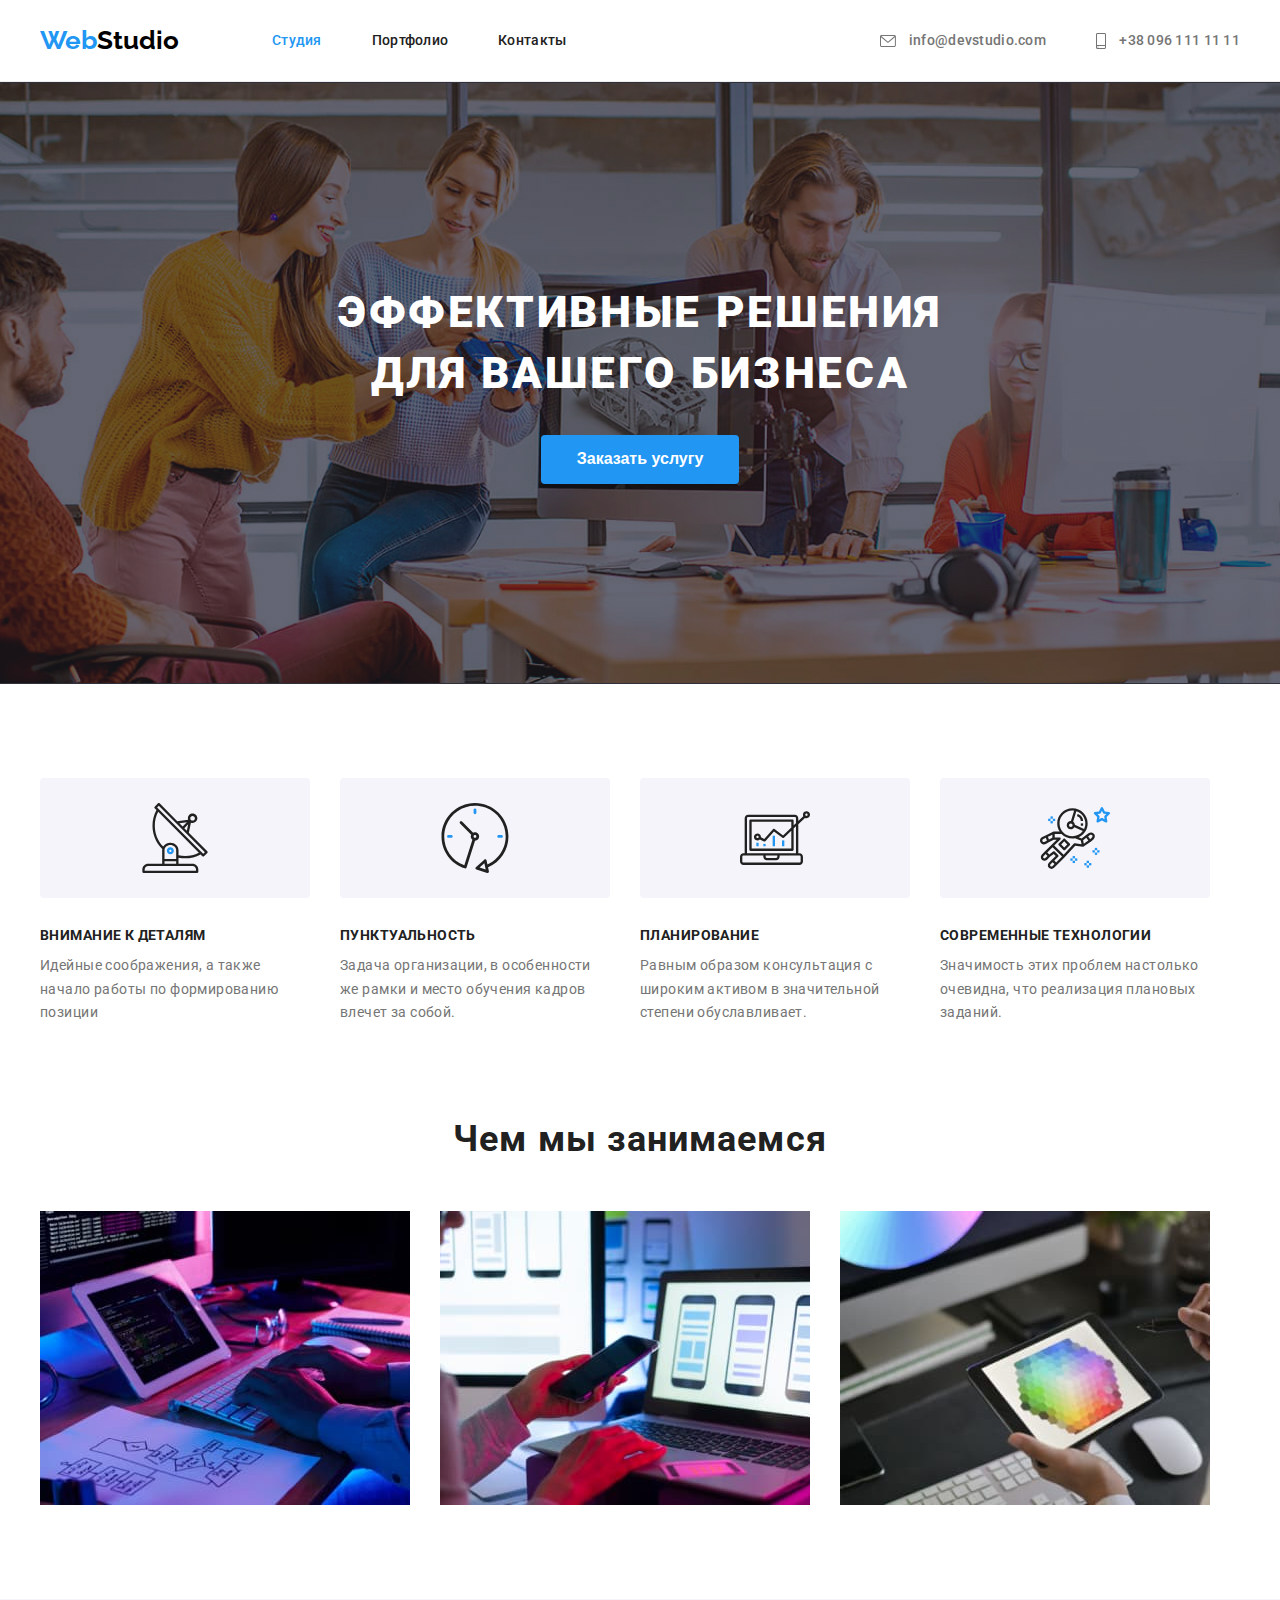
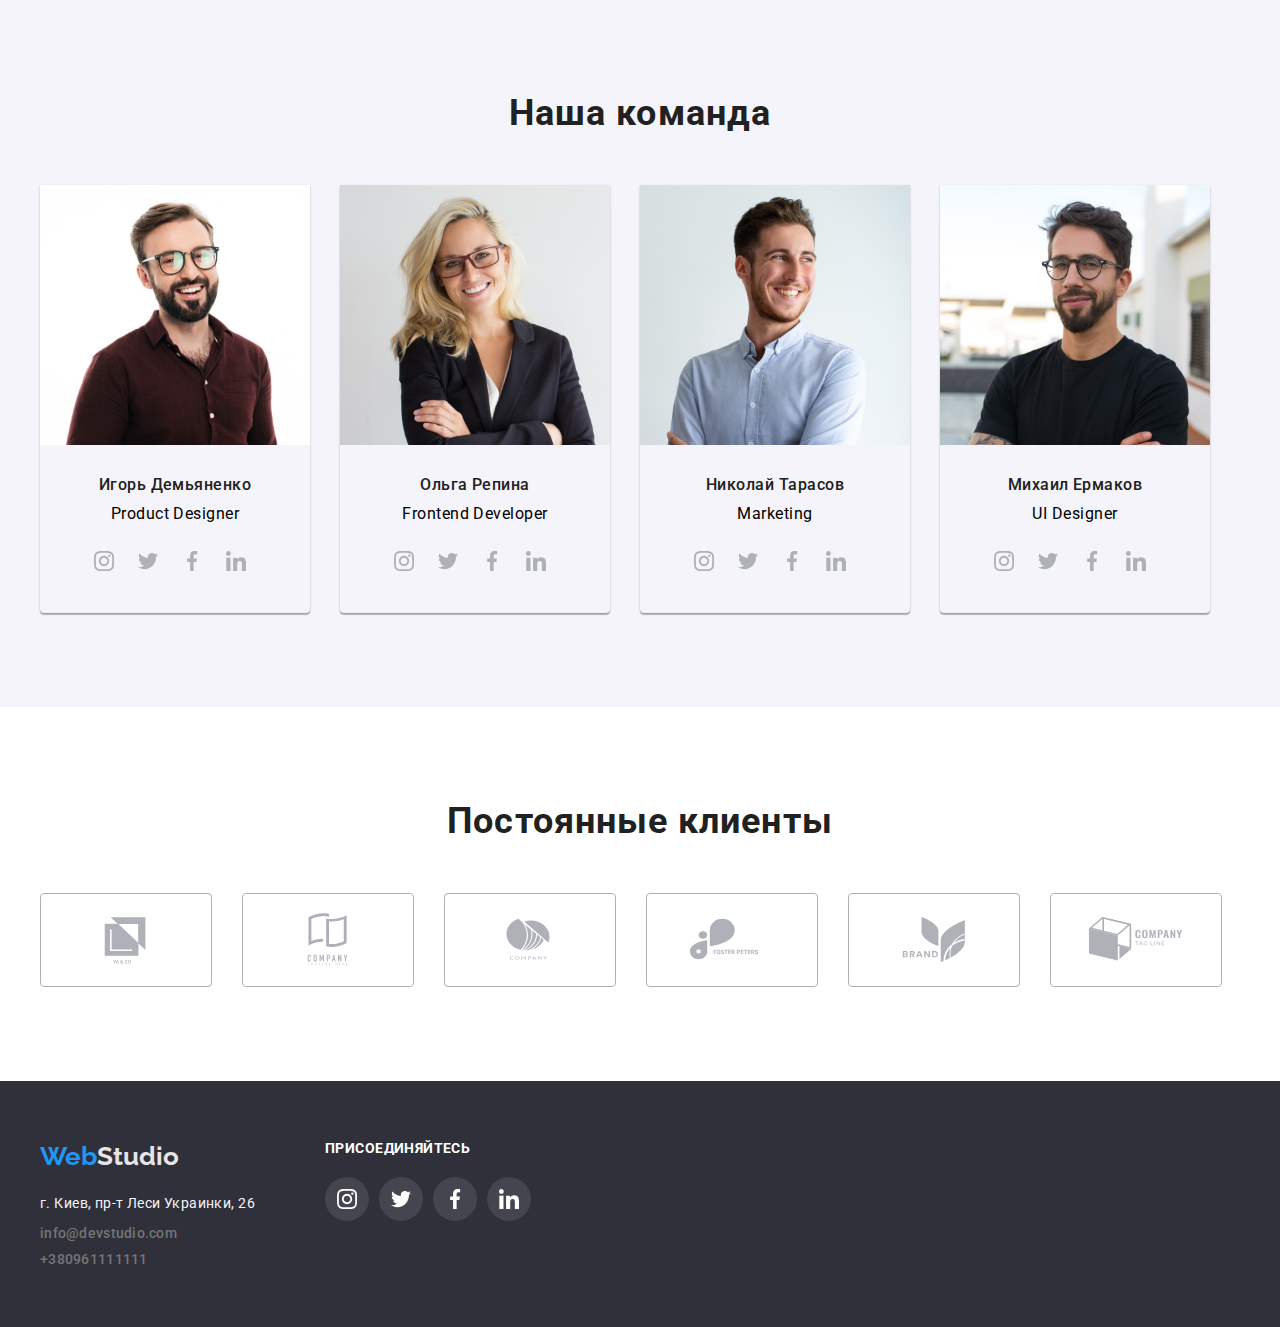
<file: index.html>
<!DOCTYPE html>
<html lang="en">
    <head>
        <meta charset="UTF-8" />
        <meta http-equiv="X-UA-Compatible" content="IE=edge" />
        <meta name="viewport" content="width=device-width, initial-scale=1.0" />
        <title>Студия</title>
        <link
            href="https://fonts.googleapis.com/css2?family=Raleway:wght@700&family=Roboto:wght@400;500;700;900&display=swap"
            rel="stylesheet"
        />
        <link
            rel="stylesheet"
            href="https://cdnjs.cloudflare.com/ajax/libs/modern-normalize/1.1.0/modern-normalize.min.css"
            integrity="sha512-wpPYUAdjBVSE4KJnH1VR1HeZfpl1ub8YT/NKx4PuQ5NmX2tKuGu6U/JRp5y+Y8XG2tV+wKQpNHVUX03MfMFn9Q=="
            crossorigin="anonymous"
            referrerpolicy="no-referrer"
        />
        <link rel="stylesheet" href="./css/styles.css" />
    </head>
    <body>
        <header>
            <div class="container header-container">
                <a href="./index.html" class="logo">
                    <span class="logo-web">Web</span
                    ><span class="logo-studio-primary">Studio</span></a
                >
                <nav>
                    <ul class="site-nav">
                        <li class="nav-item">
                            <a href="./index.html" class="current nav-link"
                                >Студия</a
                            >
                        </li>
                        <li class="nav-item">
                            <a href="./portfolio.html" class="nav-link"
                                >Портфолио</a
                            >
                        </li>
                        <li class="nav-item">
                            <a href="" class="nav-link">Контакты</a>
                        </li>
                    </ul>
                </nav>
                <ul class="site-contact">
                    <li class="contact-item">
                        <a
                            href="mailto:info@devstudio.com"
                            class="contact-link"
                        >
                            <svg width="16" height="12" class="header-icon-mail">
                                <use
                                    href="./images/icons.svg#icon-envelope-hover"
                                ></use>
                            </svg>
                            info@devstudio.com</a
                        >
                    </li>
                    <li class="contact-item">
                        <a href="tel:+380961111111" class="contact-link">
                            <svg width="10" height="16" class="header-icon-phone">
                                <use
                                    href="./images/icons.svg#icon-smartphone"
                                ></use>
                            </svg>
                            +38 096 111 11 11</a>
                    </li>
                </ul>
            </div>
        </header>
        <main>
            <section class="hero overlay">
                <h1 class="hero-title">
                    Эффективные решения <br />
                    для вашего бизнеса
                </h1>
                <button type="button" class="primary-button">
                    Заказать услугу
                </button>
            </section>

            <section class="section features">
                <div class="container">
                    <h2 class="visualy-hidden">Преимущества</h2>
                    <ul class="features-list">
                        <li class="features-item">
                            <div class="features-icon-back">
                                <svg width="70" height="70" class="features-icon">
                                    <use
                                        href="./images/icons.svg#icon-antenna-1"
                                    ></use>
                                </svg>
                            </div>
                            <h3 class="features-title">Внимание к деталям</h3>
                            <p class="features-description">
                                Идейные соображения, а также начало работы по
                                формированию позиции
                            </p>
                        </li>
                        <li class="features-item">
                            <div class="features-icon-back">
                                <svg width="70" height="70" class="features-icon">
                                    <use
                                        href="./images/icons.svg#icon-clock-1"
                                    ></use>
                                </svg>
                            </div>
                            <h3 class="features-title">Пунктуальность</h3>
                            <p class="features-description">
                                Задача организации, в особенности же рамки и
                                место обучения кадров влечет за собой.
                            </p>
                        </li>
                        <li class="features-item">
                            <div class="features-icon-back">
                                <svg width="70" height="70" class="features-icon">
                                    <use
                                        href="./images/icons.svg#icon-diagram-1"
                                    ></use>
                                </svg>
                            </div>
                            <h3 class="features-title">Планирование</h3>
                            <p class="features-description">
                                Равным образом консультация с широким активом в
                                значительной степени обуславливает.
                            </p>
                        </li>
                        <li class="features-item">
                            <div class="features-icon-back">
                                <svg width="70" height="70" class="features-icon">
                                    <use
                                        href="./images/icons.svg#icon-astronaut-1"
                                    ></use>
                                </svg>
                            </div>
                            <h3 class="features-title">
                                Современные технологии
                            </h3>
                            <p class="features-description">
                                Значимость этих проблем настолько очевидна, что
                                реализация плановых заданий.
                            </p>
                        </li>
                    </ul>
                </div>
            </section>
            <section class="section activity">
                <div class="container">
                    <h2 class="section-title">Чем мы занимаемся</h2>
                    <ul class="activity-list">
                        <li class="activity-item">
                            <img
                                src="./images/imge.jpg"
                                alt="дизайн"
                                width="370"
                            />
                        </li>
                        <li class="activity-item">
                            <img
                                src="./images/imge(1).jpg"
                                alt="системность"
                                width="370"
                            />
                        </li>
                        <li class="activity-item">
                            <img
                                src="./images/imge(2).jpg"
                                alt="адаптация"
                                width="370"
                            />
                        </li>
                    </ul>
                </div>
            </section>
            <section class="section team">
                <div class="container">
                    <h2 class="section-title">Наша команда</h2>
                    <ul class="team-list">
                        <li class="team-item">
                            <img
                                src="./images/img.jpg"
                                alt="Игорь Демьяненко"
                                width="270"
                            />
                            <div class="specialist-item">
                                <h3 class="specialist-title">
                                    Игорь Демьяненко
                                </h3>
                                <p class="specialist-description">
                                    Product Designer
                                </p>
                                <ul class="specialist-social">
                                    <li class="specialist-social-links">
                                        <a
                                            href="https://instagram.com/"
                                            class="specialist-icon-back"
                                        >
                                            <svg
                                                width="20"
                                                height="20"
                                                class="specialist-icon"
                                            >
                                                <use
                                                    href="./images/icons.svg#icon-instagram"
                                                ></use>
                                            </svg>
                                        </a>
                                    </li>
                                    <li class="specialist-social-links">
                                        <a
                                            href="https://twitter.com/"
                                            class="specialist-icon-back"
                                        >
                                            <svg
                                                width="20"
                                                height="20"
                                                class="specialist-icon"
                                            >
                                                <use
                                                    href="./images/icons.svg#icon-twitter"
                                                ></use>
                                            </svg>
                                        </a>
                                    </li>
                                    <li class="specialist-social-links">
                                        <a
                                            href="https://www.facebook.com/"
                                            class="specialist-icon-back"
                                        >
                                            <svg
                                                width="20"
                                                height="20"
                                                class="specialist-icon"
                                            >
                                                <use
                                                    href="./images/icons.svg#icon-facebook"
                                                ></use>
                                            </svg>
                                        </a>
                                    </li>
                                    <li class="specialist-social-links">
                                        <a
                                            href="https://www.linkedin.com/"
                                            class="specialist-icon-back"
                                        >
                                            <svg
                                                width="20"
                                                height="20"
                                                class="specialist-icon"
                                            >
                                                <use
                                                    href="./images/icons.svg#icon-linkedin"
                                                ></use>
                                            </svg>
                                        </a>
                                    </li>
                                </ul>
                            </div>
                        </li>

                        <li class="team-item">
                            <img
                                src="./images/img(1).jpg"
                                alt="Ольга Репина"
                                width="270"
                            />
                            <div class="specialist-item">
                                <h3 class="specialist-title">Ольга Репина</h3>
                                <p class="specialist-description">
                                    Frontend Developer
                                </p>
                                <ul class="specialist-social">
                                    <li class="specialist-social-links">
                                        <a
                                            href="https://instagram.com/"
                                            class="specialist-icon-back"
                                        >
                                            <svg
                                                width="20"
                                                height="20"
                                                class="specialist-icon"
                                            >
                                                <use
                                                    href="./images/icons.svg#icon-instagram"
                                                ></use>
                                            </svg>
                                        </a>
                                    </li>
                                    <li class="specialist-social-links">
                                        <a
                                            href="https://twitter.com/"
                                            class="specialist-icon-back"
                                        >
                                            <svg
                                                width="20"
                                                height="20"
                                                class="specialist-icon"
                                            >
                                                <use
                                                    href="./images/icons.svg#icon-twitter"
                                                ></use>
                                            </svg>
                                        </a>
                                    </li>
                                    <li class="specialist-social-links">
                                        <a
                                            href="https://www.facebook.com/"
                                            class="specialist-icon-back"
                                        >
                                            <svg
                                                width="20"
                                                height="20"
                                                class="specialist-icon"
                                            >
                                                <use
                                                    href="./images/icons.svg#icon-facebook"
                                                ></use>
                                            </svg>
                                        </a>
                                    </li>
                                    <li class="specialist-social-links">
                                        <a
                                            href="https://www.linkedin.com/"
                                            class="specialist-icon-back"
                                        >
                                            <svg
                                                width="20"
                                                height="20"
                                                class="specialist-icon"
                                            >
                                                <use
                                                    href="./images/icons.svg#icon-linkedin"
                                                ></use>
                                            </svg>
                                        </a>
                                    </li>
                                </ul>
                            </div>
                        </li>

                        <li class="team-item">
                            <img
                                src="./images/img(2).jpg"
                                alt="Николай Тарасов"
                                width="270"
                            />
                            <div class="specialist-item">
                                <h3 class="specialist-title">
                                    Николай Тарасов
                                </h3>
                                <p class="specialist-description">Marketing</p>
                                <ul class="specialist-social">
                                    <li class="specialist-social-links">
                                        <a
                                            href="https://instagram.com/"
                                            class="specialist-icon-back"
                                        >
                                            <svg
                                                width="20"
                                                height="20"
                                                class="specialist-icon"
                                            >
                                                <use
                                                    href="./images/icons.svg#icon-instagram"
                                                ></use>
                                            </svg>
                                        </a>
                                    </li>
                                    <li class="specialist-social-links">
                                        <a
                                            href="https://twitter.com/"
                                            class="specialist-icon-back"
                                        >
                                            <svg
                                                width="20"
                                                height="20"
                                                class="specialist-icon"
                                            >
                                                <use
                                                    href="./images/icons.svg#icon-twitter"
                                                ></use>
                                            </svg>
                                        </a>
                                    </li>
                                    <li class="specialist-social-links">
                                        <a
                                            href="https://www.facebook.com/"
                                            class="specialist-icon-back"
                                        >
                                            <svg
                                                width="20"
                                                height="20"
                                                class="specialist-icon"
                                            >
                                                <use
                                                    href="./images/icons.svg#icon-facebook"
                                                ></use>
                                            </svg>
                                        </a>
                                    </li>
                                    <li class="specialist-social-links">
                                        <a
                                            href="https://www.linkedin.com/"
                                            class="specialist-icon-back"
                                        >
                                            <svg
                                                width="20"
                                                height="20"
                                                class="specialist-icon"
                                            >
                                                <use
                                                    href="./images/icons.svg#icon-linkedin"
                                                ></use>
                                            </svg>
                                        </a>
                                    </li>
                                </ul>
                            </div>
                        </li>

                        <li class="team-item">
                            <img
                                src="./images/img(3).jpg"
                                alt="Михаил Ермаков"
                                width="270"
                            />
                            <div class="specialist-item">
                                <h3 class="specialist-title">Михаил Ермаков</h3>

                                <p class="specialist-description">
                                    UI Designer
                                </p>
                                <ul class="specialist-social">
                                    <li class="specialist-social-links">
                                        <a
                                            href="https://instagram.com/"
                                            class="specialist-icon-back"
                                        >
                                            <svg
                                                width="20"
                                                height="20"
                                                class="specialist-icon"
                                            >
                                                <use
                                                    href="./images/icons.svg#icon-instagram"
                                                ></use>
                                            </svg>
                                        </a>
                                    </li>
                                    <li class="specialist-social-links">
                                        <a
                                            href="https://twitter.com/"
                                            class="specialist-icon-back"
                                        >
                                            <svg
                                                width="20"
                                                height="20"
                                                class="specialist-icon"
                                            >
                                                <use
                                                    href="./images/icons.svg#icon-twitter"
                                                ></use>
                                            </svg>
                                        </a>
                                    </li>
                                    <li class="specialist-social-links">
                                        <a
                                            href="https://www.facebook.com/"
                                            class="specialist-icon-back"
                                        >
                                            <svg
                                                width="20"
                                                height="20"
                                                class="specialist-icon"
                                            >
                                                <use
                                                    href="./images/icons.svg#icon-facebook"
                                                ></use>
                                            </svg>
                                        </a>
                                    </li>
                                    <li class="specialist-social-links">
                                        <a
                                            href="https://www.linkedin.com/"
                                            class="specialist-icon-back"
                                        >
                                            <svg
                                                width="20"
                                                height="20"
                                                class="specialist-icon"
                                            >
                                                <use
                                                    href="./images/icons.svg#icon-linkedin"
                                                ></use>
                                            </svg>
                                        </a>
                                    </li>
                                </ul>
                            </div>
                        </li>
                    </ul>
                </div>
            </section>
            <section class="section our-cusromers">
                <div class="container">
                    <h2 class="our-cusromers-header">Постоянные клиенты</h2>
                    <ul class="our-cusromers-list">
                        <li class="our-cusromers-items">
                            <a href="" class="our-cusromers-link">
                                <svg width="106" height="60" class="our-cusromers-icons">
                                    <use
                                        href="./images/icons.svg#icon-client-1"
                                    ></use>
                                </svg>
                            </a>
                        </li>
                        <li class="our-cusromers-items">
                            <a href="" class="our-cusromers-link">
                                <svg width="106" height="60" class="our-cusromers-icons">
                                    <use
                                        href="./images/icons.svg#icon-client-2"
                                    ></use>
                                </svg>
                            </a>
                        </li>
                        <li class="our-cusromers-items">
                            <a href="" class="our-cusromers-link">
                                <svg width="106" height="60" class="our-cusromers-icons">
                                    <use
                                        href="./images/icons.svg#icon-client-3"
                                    ></use>
                                </svg>
                            </a>
                        </li>
                        <li class="our-cusromers-items">
                            <a href="" class="our-cusromers-link">
                                <svg width="106" height="60" class="our-cusromers-icons">
                                    <use
                                        href="./images/icons.svg#icon-client-4"
                                    ></use>
                                </svg>
                            </a>
                        </li>
                        <li class="our-cusromers-items">
                            <a href="" class="our-cusromers-link">
                                <svg width="106" height="60" class="our-cusromers-icons">
                                    <use
                                        href="./images/icons.svg#icon-client-5"
                                    ></use>
                                </svg>
                            </a>
                        </li>
                        <li class="our-cusromers-items">
                            <a href="" class="our-cusromers-link">
                                <svg width="106" height="60" class="our-cusromers-icons">
                                    <use
                                        href="./images/icons.svg#icon-client-6"
                                    ></use>
                                </svg>
                            </a>
                        </li>
                    </ul>
                </div>
            </section>
        </main>

        <footer class="footer-wrapper">
            <div class="container footer-objects">
                <div class="footer-contacts">    
						 <a class="logo footer-logo link" href="./index.html">
						<span class="logo-web">Web</span
						><span class="logo-studio-secondary">Studio</span>
				  </a>

				  <address class="address">
						<ul>
							 <li class="address-item">
								  <a
										href="https://goo.gl/maps/6hMY9F7xP3sktgREA"
										class="address-link link"
										>г. Киев, пр-т Леси Украинки, 26</a
								  >
							 </li>
							 <li class="address-item">
								  <a
										href="mailto:info@devstudio.com"
										class="contact-link footer-contacts-link link"
										>info@devstudio.com</a
								  >
							 </li>
							 <li class="address-item">
								  <a
										href="tel:+380961111111"
										class="contact-link footer-contacts-link link"
										>+380961111111</a
								  >
							 </li>
						</ul>
					</div>
             
                </address>
                <div class="footer-socials-list">
                    <p class="footer-list-text">ПРИСОЕДИНЯЙТЕСЬ</p>
                    <ul class="footer-icons-position">
                        <li class="footer-list">
                            <a
                                href="https://instagram.com/"
                                class="footer-icons-links"
                            >
                                <svg 
										  width="20"
										  height="20" 
										  class="footer-icon">
                                    <use
                                        href="./images/icons.svg#icon-instagram"
                                    ></use>
                                </svg>
                            </a>
                        </li>
                        <li class="footer-list">
                            <a
                                href="https://twitter.com/"
                                class="footer-icons-links"
                            >
                                <svg 
										  width="20"
										  height="20"
										  class="footer-icon">
                                    <use
                                        href="./images/icons.svg#icon-twitter"
                                    ></use>
                                </svg>
                            </a>
                        </li>
                        <li class="footer-list">
                            <a
                                href="https://www.facebook.com/"
                                class="footer-icons-links"
                            >
                                <svg 
										  width="20"
										  height="20"
										  class="footer-icon">
                                    <use
                                        href="./images/icons.svg#icon-facebook"
                                    ></use>
                                </svg>
                            </a>
                        </li>
                        <li class="footer-list">
                            <a
                                href="https://www.linkedin.com/"
                                class="footer-icons-links"
                            >
                                <svg 
										  width="20"
										  height="20"
										  class="footer-icon">
                                    <use
                                        href="./images/icons.svg#icon-linkedin"
                                    ></use>
                                </svg>
                            </a>
                        </li>
                    </ul>
                </div>
            </div>
        </footer>
    </body>
</html>
</file>
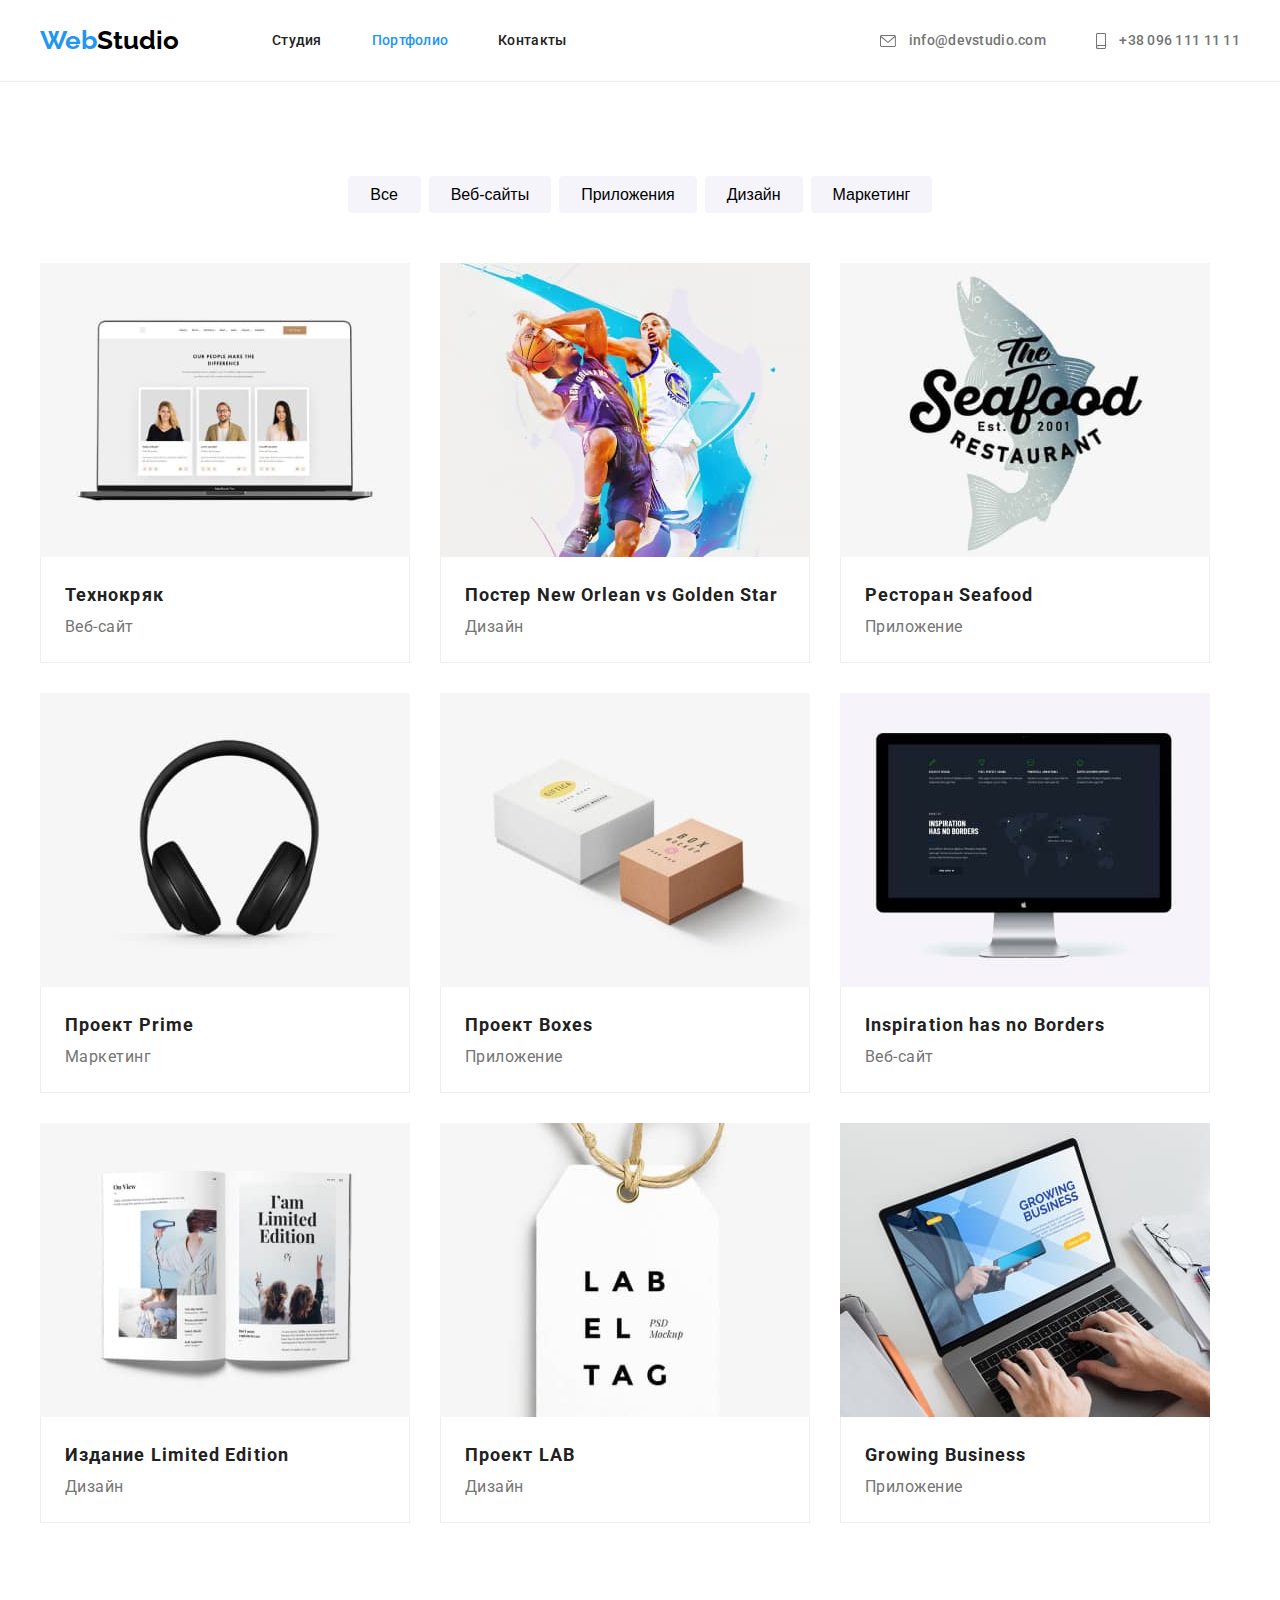
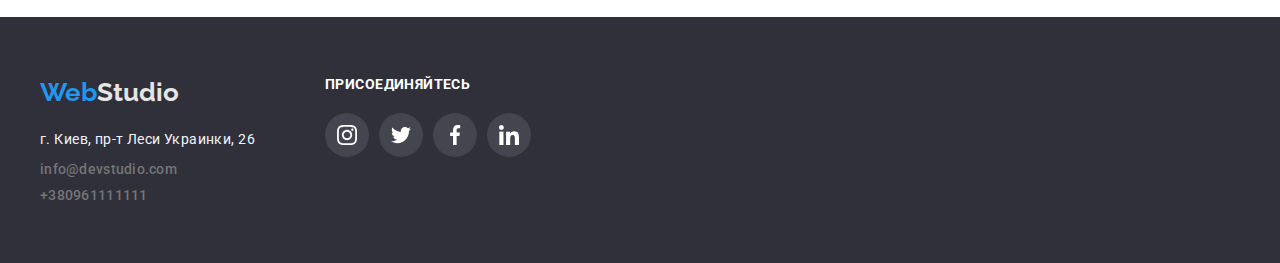
<file: portfolio.html>
<!DOCTYPE html>
<html lang="en">
    <head>
        <meta charset="UTF-8" />
        <meta http-equiv="X-UA-Compatible" content="IE=edge" />
        <meta name="viewport" content="width=device-width, initial-scale=1.0" />
        <title>Портфолио</title>
        <link
            href="https://fonts.googleapis.com/css2?family=Raleway:wght@700&family=Roboto:wght@400;500;700;900&display=swap"
            rel="stylesheet"
        />
        <link
            rel="stylesheet"
            href="https://cdnjs.cloudflare.com/ajax/libs/modern-normalize/1.1.0/modern-normalize.min.css"
            integrity="sha512-wpPYUAdjBVSE4KJnH1VR1HeZfpl1ub8YT/NKx4PuQ5NmX2tKuGu6U/JRp5y+Y8XG2tV+wKQpNHVUX03MfMFn9Q=="
            crossorigin="anonymous"
            referrerpolicy="no-referrer"
        />
        <link rel="stylesheet" href="./css/styles.css" />
    </head>

    <body>
        <header class="page-header">
            <div class="container header-container">
                <a href="./index.html" class="logo">
                    <span class="logo-web">Web</span
                    ><span class="logo-studio-primary">Studio</span>
                </a>
                <nav>
                    <ul class="site-nav">
                        <li class="nav-item">
                            <a href="./index.html" class="nav-link">Студия</a>
                        </li>
                        <li class="nav-item">
                            <a href="./portfolio.html" class="current nav-link"
                                >Портфолио</a
                            >
                        </li>
                        <li class="nav-item">
                            <a href="" class="nav-link">Контакты</a>
                        </li>
                    </ul>
                </nav>

                <ul class="site-contact">
                    <li class="contact-item">
                        <a
                            href="mailto:info@devstudio.com"
                            class="contact-link"
                        >
                            <svg width="16" height="12" class="header-icon-mail">
                                <use
                                    href="./images/icons.svg#icon-envelope-hover"
                                ></use>
                            </svg>
                            info@devstudio.com</a
                        >
                    </li>
                    <li class="contact-item">
                        <a href="tel:+380961111111" class="contact-link">
                            <svg width="10" height="16" class="header-icon-phone">
                                <use
                                    href="./images/icons.svg#icon-smartphone"
                                ></use>
                            </svg>
                            +38 096 111 11 11</a
                        >
                    </li>
                </ul>
            </div>
        </header>

        <main>
            <section class="section">
                <div class="container">
                    <h1 class="visualy-hidden">Портфолио</h1>
                    <ul class="button-exclude">
                        <li class="button-item">
                            <button type="button" class="secondary-button">
                                Все
                            </button>
                        </li>
                        <li class="button-item">
                            <button type="button" class="secondary-button">
                                Веб-сайты
                            </button>
                        </li>
                        <li class="button-item">
                            <button type="button" class="secondary-button">
                                Приложения
                            </button>
                        </li>
                        <li class="button-item">
                            <button type="button" class="secondary-button">
                                Дизайн
                            </button>
                        </li>
                        <li class="button-item">
                            <button type="button" class="secondary-button">
                                Маркетинг
                            </button>
                        </li>
                    </ul>
                    <ul class="types-list">
                        <li class="types-item">
                            <img
                                class="types-image"
                                src="./images/port.jpg"
                                alt="ноутбук с вебстраницей"
                                width="370"
                            />
                            <div class="item-description">
                                <h3 class="types-title">Технокряк</h3>
                                <p class="description-types">Веб-сайт</p>
                            </div>
                        </li>

                        <li class="types-item">
                            <img
                                class="types-image"
                                src="./images/port1.jpg"
                                alt="постер"
                                width="370"
                            />
                            <div class="item-description">
                                <h3 class="types-title">
                                    Постер New Orlean vs Golden Star
                                </h3>
                                <p class="description-types">Дизайн</p>
                            </div>
                        </li>
                        <li class="types-item">
                            <img
                                class="types-image"
                                src="./images/port2.jpg"
                                alt="логотип ресторана"
                                width="370"
                            />
                            <div class="item-description">
                                <h3 class="types-title">Ресторан Seafood</h3>
                                <p class="description-types">Приложение</p>
                            </div>
                        </li>
                        <li class="types-item">
                            <img
                                class="types-image"
                                src="./images/port3.jpg"
                                alt="наушники"
                                width="370"
                            />
                            <div class="item-description">
                                <h3 class="types-title">Проект Prime</h3>
                                <p class="description-types">Маркетинг</p>
                            </div>
                        </li>
                        <li class="types-item">
                            <img
                                class="types-image"
                                src="./images/port4.jpg"
                                alt="две коробки"
                                width="370"
                            />
                            <div class="item-description">
                                <h3 class="types-title">Проект Boxes</h3>
                                <p class="description-types">Приложение</p>
                            </div>
                        </li>
                        <li class="types-item">
                            <img
                                class="types-image"
                                src="./images/port5.jpg"
                                alt="монитор с вебстраницей"
                                width="370"
                            />
                            <div class="item-description">
                                <h3 class="types-title">
                                    Inspiration has no Borders
                                </h3>
                                <p class="description-types">Веб-сайт</p>
                            </div>
                        </li>
                        <li class="types-item">
                            <img
                                class="types-image"
                                src="./images/port6.jpg"
                                alt="журнал"
                                width="370"
                            />
                            <div class="item-description">
                                <h3 class="types-title">
                                    Издание Limited Edition
                                </h3>
                                <p class="description-types">Дизайн</p>
                            </div>
                        </li>
                        <li class="types-item">
                            <img
                                class="types-image"
                                src="./images/port7.jpg"
                                alt="бирка"
                                width="370"
                            />
                            <div class="item-description">
                                <h3 class="types-title">Проект LAB</h3>
                                <p class="description-types">Дизайн</p>
                            </div>
                        </li>
                        <li class="types-item">
                            <img
                                class="types-image"
                                src="./images/port8.jpg"
                                alt="руки на ноутбуке"
                                width="370"
                            />
                            <div class="item-description">
                                <h3 class="types-title">Growing Business</h3>
                                <p class="description-types">Приложение</p>
                            </div>
                        </li>
                    </ul>
                </div>
            </section>
        </main>
        <footer class="footer-wrapper">
			<div class="container footer-objects">
				 <div class="footer-contacts">    
					 <a class="logo footer-logo link" href="./index.html">
					<span class="logo-web">Web</span
					><span class="logo-studio-secondary">Studio</span>
			  </a>

			  <address class="address">
					<ul>
						 <li class="address-item">
							  <a
									href="https://goo.gl/maps/6hMY9F7xP3sktgREA"
									class="address-link link"
									>г. Киев, пр-т Леси Украинки, 26</a
							  >
						 </li>
						 <li class="address-item">
							  <a
									href="mailto:info@devstudio.com"
									class="contact-link footer-contacts-link link"
									>info@devstudio.com</a
							  >
						 </li>
						 <li class="address-item">
							  <a
									href="tel:+380961111111"
									class="contact-link footer-contacts-link link"
									>+380961111111</a
							  >
						 </li>
					</ul>
				</div>
			 
				 </address>
				 <div class="footer-socials-list">
					  <p class="footer-list-text">ПРИСОЕДИНЯЙТЕСЬ</p>
					  <ul class="footer-icons-position">
							<li class="footer-list">
								 <a
									  href="https://instagram.com/"
									  class="footer-icons-links"
								 >
									  <svg 
									  width="20"
									  height="20" 
									  class="footer-icon">
											<use
												 href="./images/icons.svg#icon-instagram"
											></use>
									  </svg>
								 </a>
							</li>
							<li class="footer-list">
								 <a
									  href="https://twitter.com/"
									  class="footer-icons-links"
								 >
									  <svg 
									  width="20"
									  height="20"
									  class="footer-icon">
											<use
												 href="./images/icons.svg#icon-twitter"
											></use>
									  </svg>
								 </a>
							</li>
							<li class="footer-list">
								 <a
									  href="https://www.facebook.com/"
									  class="footer-icons-links"
								 >
									  <svg 
									  width="20"
									  height="20"
									  class="footer-icon">
											<use
												 href="./images/icons.svg#icon-facebook"
											></use>
									  </svg>
								 </a>
							</li>
							<li class="footer-list">
								 <a
									  href="https://www.linkedin.com/"
									  class="footer-icons-links"
								 >
									  <svg 
									  width="20"
									  height="20"
									  class="footer-icon">
											<use
												 href="./images/icons.svg#icon-linkedin"
											></use>
									  </svg>
								 </a>
							</li>
					  </ul>
				 </div>
			</div>
	  </footer>
    </body>
</html>
</file>
<file: css/styles.css>
:root {
    --primary-text-color: #000000;
    --title-text-color: #212121;
    --accent-color: #2196f3;
    --primary-bg-color: #e5e5e5;
    --color-text-description: #757575;
    --bg-color-section: #2f303a;
    --bg-color-team: #f5f4fa;
    --text-color-on-dark: #ffffff;
    --portfolio-border-color: #eeeeee;
    --section-border-color: #ececec;
    --social-link-color: #afb1b8;
    --footer-social: rgba(255, 255, 255, 0.1);
}
html {
    box-sizing: border-box;
}

h1,
h2,
h3,
h4,
h5,
h6,
p {
    margin: 0;
}

.list {
    list-style: none;
    padding: 0;
    margin: 0;
}
.link {
    text-decoration: none;
    color: inherit;
}
img {
    display: block;
    min-width: 100%;
    height: auto;
}
.visualy-hidden {
    position: absolute;
    width: 1px;
    height: 1px;
    margin: -1px;
    border: 0;
    padding: 0;
    white-space: nowrap;
    clip-path: inset(100%);
    clip: rect(0 0 0 0);
    overflow: hidden;
}
/*body settigs*/
a {
    text-decoration: none;
}
body {
    background-color: var(--text-color-on-dark);
    color: var(--primary-text-color);
    font-family: Roboto, sans-serif;
    margin: 0;
}
button {
    cursor: pointer;
    border-width: 0;
}
nav {
    margin-left: 93px;
}
ul {
    list-style: none;
    padding: 0;
    margin: 0;
}
.container {
    width: 1200px;
    margin: 0 auto;
    padding: 0 15px;
}
.section {
    padding: 94px 0;
}
/*header*/
header {
    border-bottom: 1px solid var(--section-border-color);
}
.header-container {
    display: flex;
    align-items: center;
}
.site-contact {
    display: flex;
    margin-left: auto;
    align-items: center;
}
.header-connect {
    margin-left: auto;
}
.logo {
    font-family: Raleway;
    font-weight: 700;
    font-size: 26px;
    line-height: 1.2;
}

.logo-studio-primary {
    color: var(--primary-text-color);
    padding: 24px 0;
}
.logo-web {
    color: var(--accent-color);
}

.logo-studio-secondary {
    color: var(--primary-bg-color);
}
/*site-nav*/
.site-nav {
    display: flex;
    align-items: center;
    padding: 0;
}
.nav-link {
    display: block;
    color: var(--title-text-color);
    font-family: inherit;
    font-weight: 500;
    font-size: 14px;
    line-height: 1.2;
    letter-spacing: 0.02em;
    padding: 32px 0;
}
.nav-item:not(:last-child) {
    margin-right: 50px;
}
.nav-link:hover,
.nav-link:focus {
    color: var(--accent-color);
    font-weight: 500;
    font-size: 14px;
    line-height: 16px;
    letter-spacing: 0.02em;
}
.current {
    color: var(--accent-color);
}
.header-item:last-child {
    margin: 0;
}

/*site-contact*/
.site-contact {
    display: flex;
    align-items: center;
    margin-left: auto;
}

.contact-item:not(:last-child) {
    margin-right: 50px;
}

.contact-link {
    color: var(--color-text-description);
    font-weight: 500;
    font-size: 14px;
    line-height: 1.2;
    letter-spacing: 0.02em;
    display: block;
}
.contact-link:hover,
.contact-link:focus {
    color: var(--accent-color);
}
.header-icon-mail {
    margin-right: 10px;
    fill: currentColor;
    vertical-align: middle;
}
.header-icon-mail:hover,
.header-icon-mail:focus {
    fill: var(--accent-color);
}
.header-icon-phone {
    margin-right: 10px;
    fill: currentColor;
    vertical-align: middle;
}
.header-icon-phone:hover,
.header-icon-phone:focus {
    fill: var(--accent-color);
}

/*hero*/
.hero {
    background-color: var(--bg-color-section);
    text-align: center;
    padding: 200px 0;
}

.hero-title {
    width: 696px;
    font-weight: 900;
    font-size: 44px;
    line-height: 1.4;
    letter-spacing: 0.06em;
    text-transform: uppercase;
    color: var(--text-color-on-dark);
    margin-bottom: 30px;
    margin-left: auto;
    margin-right: auto;
    text-align: center;
}
.primary-button {
    color: var(--text-color-on-dark);
    background-color: var(--accent-color);
    box-shadow: 0px 4px 4px rgba(0, 0, 0, 0.15);
    font-weight: 700;
    font-size: 16px;
    line-height: 1.8;
    padding: 10px 36px;
    border: none;
    display: block;
    margin: 0 auto;
    border-radius: 4px;
}
.overlay {
    max-width: 1600px;
    margin: 0 auto;
    padding: 200px 0px;
    background-image: linear-gradient(
            rgba(47, 48, 58, 0.4),
            rgba(47, 48, 58, 0.4)
        ),
        url(../images/imgoverlay.jpg);
    background-repeat: no-repeat;
    background-position: center;
}

/*features*/
.features {
    padding-bottom: 0;
}
.features-list {
    display: flex;
}

.features-item {
    width: 270px;
}
.features-item:not(:last-child) {
    margin-right: 30px;
}
.features-title {
    margin-bottom: 10px;
    font-size: 14px;
    line-height: 1.14;
    letter-spacing: 0.03em;
    text-transform: uppercase;
    color: var(--title-text-color);
}
.features-description {
    color: var(--color-text-description);
    font-size: 14px;
    letter-spacing: 0.03em;
    line-height: 1.7;
}
.features-icon-back {
    display: flex;
    justify-content: center;
    align-items: center;
    margin-bottom: 30px;
    background-color: var(--bg-color-team);
    border-radius: 4px;
    padding: 25px 0;
}

/*actitvity*/
.activity-list {
    display: flex;
    align-items: center;
}
.activity-list {
    padding-top: 0;
}
.activity-item:not(:last-child) {
    margin-right: 30px;
}

.section-title {
    margin-bottom: 50px;
    font-size: 36px;
    line-height: 1.16;
    text-align: center;
    letter-spacing: 0.03em;
    color: var(--title-text-color);
}
/*team*/
.team-list {
    display: flex;
}
.team {
    background-color: var(--bg-color-team);
}
.team-item {
    box-shadow: 0px 1px 3px rgba(0, 0, 0, 0.12), 0px 1px 1px rgba(0, 0, 0, 0.14),
        0px 2px 1px rgba(0, 0, 0, 0.2);
    border-radius: 0px 0px 4px 4px;
}
.team-item:not(:last-child) {
    margin-right: 30px;
}
.specialist-title {
    font-size: 16px;
    line-height: 1.18;
    font-weight: 500;
    letter-spacing: 0.03em;
    color: var(--title-text-color);
}
.specialist-description {
    font-size: 16px;
    line-height: 1.18;
    letter-spacing: 0.03em;
    color: var(--color-text-description);
}
.specialist-item {
    text-align: center;
    padding: 30px 0;
}
.specialist-title {
    font-weight: 500;
    font-size: 16px;
    line-height: 1.2;
    letter-spacing: 0.03em;
    margin-bottom: 10px;
}
.specialist-description {
    font-size: 16px;
    line-height: 1.2;
    letter-spacing: 0.03em;
    color: var(--paragraf-color);
    margin-bottom: 16px;
}
.specialist-social {
    display: inline-flex;
    align-content: center;
    margin-right: 10px;
}
.specialist-social-links {
    width: 44px;
    height: 44px;
}
.specialist-icon-back {
    display: flex;
    align-items: center;
    width: 100%;
    height: 100%;
    border-radius: 50%;
    fill: var(--social-link-color);
    justify-content: center;
}
.specialist-icon-back:hover,
.specialist-icon-back:focus {
    fill: var(--text-color-on-dark);
    background-color: var(--accent-color);
}
..specialist-social-links:not(:last-child) {
    margin-right: 10px;
}

/*button*/
.button-exclude {
    display: flex;
    margin-bottom: 50px;
    justify-content: center;
}
.button-item:not(:last-child) {
    margin-right: 8px;
}

.secondary-button {
    display: inline-block;
    color: var(--primary-text-color);
    background-color: var(--bg-color-team);
    font-weight: 500;
    font-size: 16px;
    line-height: 1.6;
    padding: 6px 22px;
    border-color: transparent;
    border-radius: 4px;
    min-width: 73px;
}
.secondary-button:hover {
    color: var(--bg-color-team);
    background-color: var(--accent-color);
    box-shadow: 0px 3px 1px rgba(0, 0, 0, 0.1), 0px 1px 2px rgba(0, 0, 0, 0.08),
        0px 2px 2px rgba(0, 0, 0, 0.12);
}

/*portfolio types-list*/
.types-list {
    display: flex;
    flex-wrap: wrap;
}
.types-item:not(:nth-child(3n)) {
    margin-right: 30px;
}
.types-image {
    display: block;
}
.types-item:not(:nth-last-child(-n + 3)) {
    margin-bottom: 30px;
}
.types-item:hover,
.types-item:focus {
    box-shadow: 0px 1px 1px rgba(0, 0, 0, 0.12), 0px 4px 4px rgba(0, 0, 0, 0.06),
        1px 4px 6px rgba(0, 0, 0, 0.16);
}
.item-description-field {
    padding: 20px 24px;
    border-left: 1px solid var(--title-text-color);
    border-right: 1px solid var(--title-text-color);
    border-bottom: 1px solid var(--title-text-color);
}
.types-title {
    font-size: 18px;
    line-height: 2;
    letter-spacing: 0.06em;
    color: var(--title-text-color);
}

.description-types {
    font-weight: 400;
    font-size: 16px;
    line-height: 1.8;
    letter-spacing: 0.03em;
    color: var(--color-text-description);
}
.item-description {
    padding: 20px 24px;
    border-left: 1px solid var(--portfolio-border-color);
    border-right: 1px solid var(--portfolio-border-color);
    border-bottom: 1px solid var(--portfolio-border-color);
}
/*our-cusromers*/
.our-cusromers-header {
    margin-bottom: 50px;
    font-weight: 700;
    font-size: 36px;
    line-height: 1.16;
    text-align: center;
    letter-spacing: 0.03em;
    color: var(--title-text-color);
}
.our-cusromers-list {
    display: flex;
}
.our-cusromers-items:not(:last-child) {
    margin-right: 30px;
}

.our-cusromers-link {
    display: flex;
    justify-content: center;
    align-items: center;
    width: 170px;
    fill: var(--social-link-color);
    border: 1px solid var(--social-link-color);
    border-radius: 4px;
    padding: 16px 0;
}
.our-cusromers-link:hover,
.our-cusromers-link:focus {
    fill: var(--accent-color);
    border: 1px solid var(--accent-color);
}
/*footer*/
footer {
    background-color: var(--bg-color-section);
    padding: 60px 0;
}

address {
    font-style: normal;
    margin-top: 20px;
}
.address-item:not(:last-child) {
    margin-bottom: 9px;
}
.address-link {
    font-size: 14px;
    line-height: 1.7;
    letter-spacing: 0.03em;
    color: var(--hover-text-color);
}
.address-link:hover,
.address-link:focus {
    color: var(--accent-color);
}
.footer-contacts {
    margin-right: 70px;
}
.footer-contact-link {
    display: block;
    letter-spacing: 0.03em;
    color: var(--color-text-description);
}
.address-link {
    color: var(--bg-color-team);
}
.footer-list-text {
    margin-bottom: 20px;
    font-weight: 700;
    font-size: 14px;
    line-height: 1.14;
    letter-spacing: 0.03em;
    text-transform: uppercase;
    color: var(--text-color-on-dark);
}
.footer-list:not(:last-child) {
    margin-right: 10px;
}
.footer-objects {
    display: flex;
}
.footer-icons-position {
    display: flex;
    justify-content: center;
    align-items: center;
}

.footer-icon:hover,
.footer-icon:focus {
    fill: var(--bg-color-team);
}
.footer-icons-links {
    display: flex;
    justify-content: center;
    align-items: center;
    width: 44px;
    height: 44px;
    fill: var(--text-color-on-dark);
    border-radius: 50%;
    background-color: var(--footer-social);
}
.footer-icons-links:hover,
.footer-icons-links:focus {
    background-color: var(--accent-color);
}
</file>
